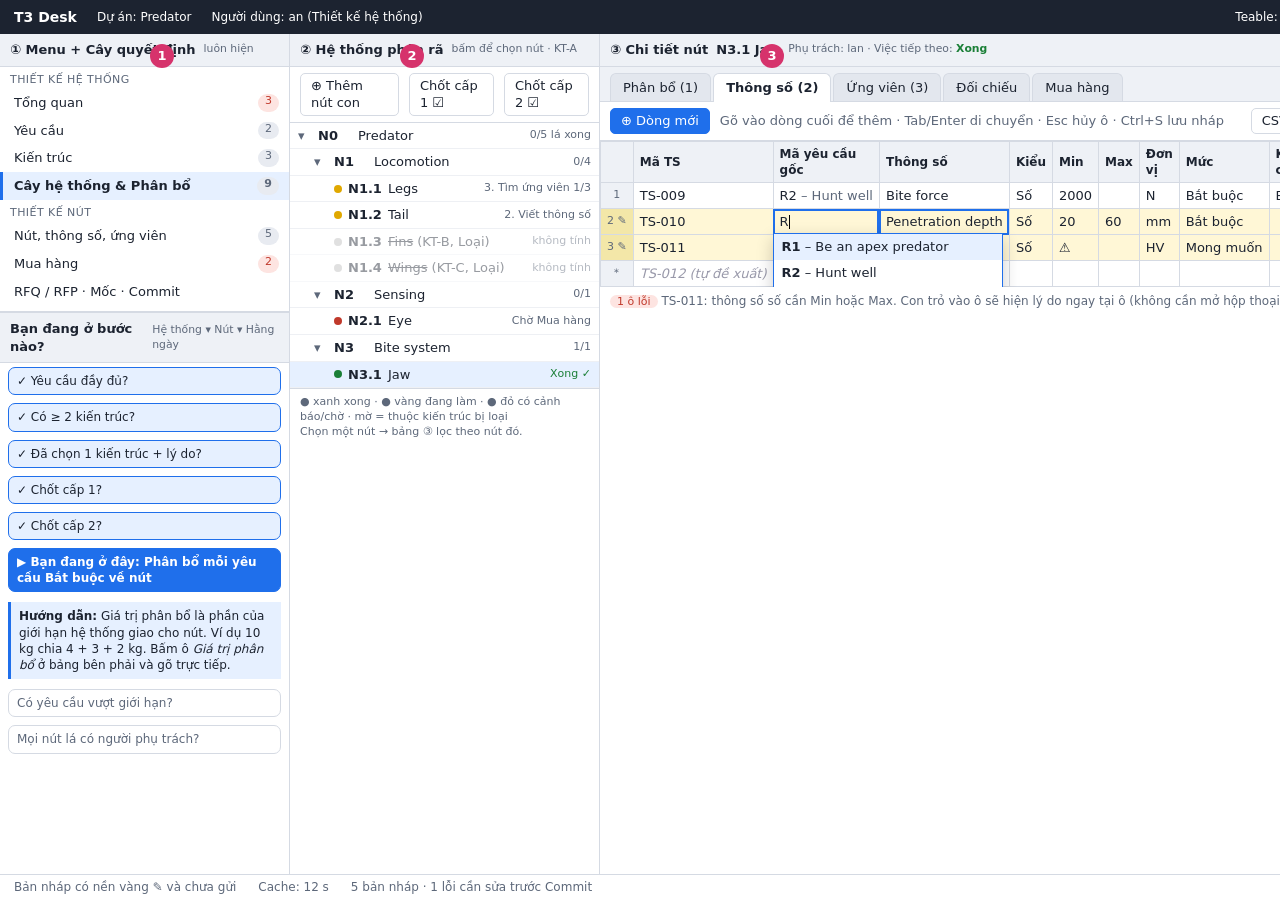
<file: docs/mockups/workspace-4-pane.html>
<!doctype html>
<html lang="vi"><head><meta charset="utf-8"><title>T3 Desk - 4-pane workspace (mockup)</title>
<style>
:root{--bg:#f3f5f8;--panel:#fff;--ink:#1c2330;--muted:#5d687a;--line:#d5dae3;--accent:#1f6feb;--on:#e6f0ff;--draft:#fff7d6;--warn:#c0392b;--ok:#1a7f37;--head:#eef1f6}
*{box-sizing:border-box}body{margin:0;font:13px/1.35 "Segoe UI",system-ui,sans-serif;color:var(--ink);background:var(--bg);width:1600px;height:900px;display:flex;flex-direction:column}
#top{height:34px;background:#1c2330;color:#fff;display:flex;align-items:center;padding:0 14px;gap:20px;font-size:12px}
#top b{font-size:14px}#top .sp{flex:1}
#main{flex:1;display:grid;grid-template-columns:290px 310px 1fr 290px;min-height:0}
.pane{background:var(--panel);border-right:1px solid var(--line);display:flex;flex-direction:column;min-height:0;overflow:hidden}
.ph{padding:7px 10px;border-bottom:1px solid var(--line);font-weight:600;background:var(--head);display:flex;gap:8px;align-items:center}
.ph small{font-weight:400;color:var(--muted)}
.n1{padding:6px 10px 2px;color:var(--muted);font-size:11px;text-transform:uppercase;letter-spacing:.04em}
.mi{padding:5px 10px 5px 14px;display:flex;justify-content:space-between;cursor:pointer}.mi.sel{background:var(--on);border-left:3px solid var(--accent);padding-left:11px;font-weight:600}
.badge{background:#e8ebf1;border-radius:9px;padding:0 7px;font-size:11px;color:var(--muted)}.badge.r{background:#fde4e1;color:var(--warn)}
.tree{border-top:2px solid var(--line);margin-top:6px;flex:1;min-height:0;overflow:hidden;display:flex;flex-direction:column}
.q{margin:4px 8px;padding:5px 8px;border:1px solid var(--line);border-radius:7px;font-size:12px;color:var(--muted)}.q.on{background:var(--on);border-color:var(--accent);color:var(--ink)}
.q.here{background:var(--accent);color:#fff;font-weight:600;border-color:var(--accent)}
.help{margin:6px 8px;padding:6px 8px;border-left:3px solid var(--accent);background:var(--on);font-size:12px}
/* SBS tree */
.row{display:flex;align-items:center;padding:4px 8px;border-bottom:1px solid #eef0f4;gap:6px;cursor:pointer}.row.sel{background:var(--on)}
.tw{width:14px;color:var(--muted)}.code{font-weight:700;min-width:34px}.nm{flex:1}.nx{font-size:11px;color:var(--muted)}
.done{color:var(--ok)}.dot{width:8px;height:8px;border-radius:50%;background:#bbb;display:inline-block}.dot.g{background:var(--ok)}.dot.y{background:#e0a800}.dot.r{background:var(--warn)}
.legend{padding:6px 10px;font-size:11px;color:var(--muted);border-top:1px solid var(--line)}
/* excel */
.tabs{display:flex;gap:2px;padding:6px 10px 0;background:var(--head);border-bottom:1px solid var(--line)}
.tab{padding:5px 12px;border:1px solid var(--line);border-bottom:none;border-radius:6px 6px 0 0;background:#e3e7ee;cursor:pointer}.tab.on{background:#fff;font-weight:600;margin-bottom:-1px}
.bar{padding:6px 10px;display:flex;gap:10px;align-items:center;border-bottom:1px solid var(--line)}.bar .sp{flex:1}
.btn{border:1px solid var(--line);background:#fff;border-radius:5px;padding:3px 10px}.btn.p{background:var(--accent);color:#fff;border-color:var(--accent)}
table{border-collapse:collapse;width:100%;background:#fff}
th{background:var(--head);border:1px solid var(--line);padding:4px 6px;text-align:left;font-weight:600;position:sticky;top:0;font-size:12px}
td{border:1px solid var(--line);padding:3px 6px;height:26px;white-space:nowrap}
td.rn{background:var(--head);color:var(--muted);text-align:center;width:30px;font-size:11px}
tr.draft td{background:var(--draft)}tr.draft td.rn{background:#f3e7a8}
td.edit{outline:2px solid var(--accent);outline-offset:-2px;background:#fff;position:relative}
td.edit .cur{display:inline-block;width:1px;height:14px;background:#000;vertical-align:middle}
td.sel{outline:2px solid var(--accent);outline-offset:-2px}
td.ref{color:var(--ink)}td.ref i{font-style:normal;color:var(--muted)}
td.err{background:#fde4e1}td.new{color:#99a;font-style:italic}
.dd{position:absolute;left:-1px;top:24px;width:230px;background:#fff;border:1px solid var(--accent);box-shadow:0 6px 16px rgba(0,0,0,.2);z-index:5;font-style:normal;color:var(--ink)}
.dd div{padding:4px 8px}.dd div.h{background:var(--on)}
.cmp{padding:6px 10px;font-size:12px;color:var(--muted)}
.detail{padding:8px 12px;border-top:2px solid var(--line);background:#fafbfd;font-size:12px}
.detail h4{margin:0 0 4px}.chip{display:inline-block;border:1px solid var(--line);border-radius:12px;padding:1px 8px;margin:2px;background:#fff}.chip.bad{border-color:var(--warn);color:var(--warn)}
#status{height:26px;background:#fff;border-top:1px solid var(--line);display:flex;gap:22px;align-items:center;padding:0 14px;font-size:12px;color:var(--muted)}
.note{position:absolute;background:#111;color:#fff;border-radius:6px;padding:4px 9px;font-size:12px;z-index:9}
.num{position:absolute;width:24px;height:24px;border-radius:50%;background:#d6336c;color:#fff;font-weight:700;display:flex;align-items:center;justify-content:center;z-index:9}
</style></head><body>
<div id="top"><b>T3 Desk</b><span>Dự án: Predator</span><span>Người dùng: an (Thiết kế hệ thống)</span><span class="sp"></span><span>Teable: ● online</span><span>Bản nháp: 5</span><button class="btn p">Commit (Ctrl+Enter)</button></div>
<div id="main">

<!-- PANE 1: menu + decision tree merged -->
<div class="pane" style="position:relative">
 <div class="ph">① Menu + Cây quyết định <small>luôn hiện</small></div>
 <div class="n1">Thiết kế hệ thống</div>
 <div class="mi">Tổng quan <span class="badge r">3</span></div>
 <div class="mi">Yêu cầu <span class="badge">2</span></div>
 <div class="mi">Kiến trúc <span class="badge">3</span></div>
 <div class="mi sel">Cây hệ thống &amp; Phân bổ <span class="badge">9</span></div>
 <div class="n1">Thiết kế nút</div>
 <div class="mi">Nút, thông số, ứng viên <span class="badge">5</span></div>
 <div class="mi">Mua hàng <span class="badge r">2</span></div>
 <div class="mi">RFQ / RFP · Mốc · Commit</div>
 <div class="tree">
  <div class="ph" style="border-top:0">Bạn đang ở bước nào? <small>Hệ thống ▾ Nút ▾ Hằng ngày</small></div>
  <div class="q on">✓ Yêu cầu đầy đủ?</div><div class="q on">✓ Có ≥ 2 kiến trúc?</div><div class="q on">✓ Đã chọn 1 kiến trúc + lý do?</div><div class="q on">✓ Chốt cấp 1?</div><div class="q on">✓ Chốt cấp 2?</div>
  <div class="q here">▶ Bạn đang ở đây: Phân bổ mỗi yêu cầu Bắt buộc về nút</div>
  <div class="help"><b>Hướng dẫn:</b> Giá trị phân bổ là phần của giới hạn hệ thống giao cho nút. Ví dụ 10 kg chia 4 + 3 + 2 kg. Bấm ô <i>Giá trị phân bổ</i> ở bảng bên phải và gõ trực tiếp.</div>
  <div class="q">Có yêu cầu vượt giới hạn?</div><div class="q">Mọi nút lá có người phụ trách?</div>
 </div>
</div>

<!-- PANE 2: hierarchy / system breakdown chart -->
<div class="pane" style="position:relative">
 <div class="ph">② Hệ thống phân rã <small>bấm để chọn nút · KT-A</small></div>
 <div class="bar"><span class="btn">⊕ Thêm nút con</span><span class="btn">Chốt cấp 1 ☑</span><span class="btn">Chốt cấp 2 ☑</span></div>
 <div class="row"><span class="tw">▾</span><span class="code">N0</span><span class="nm">Predator</span><span class="nx">0/5 lá xong</span></div>
 <div class="row" style="padding-left:24px"><span class="tw">▾</span><span class="code">N1</span><span class="nm">Locomotion</span><span class="nx">0/4</span></div>
 <div class="row" style="padding-left:44px"><span class="dot y"></span><span class="code">N1.1</span><span class="nm">Legs</span><span class="nx">3. Tìm ứng viên 1/3</span></div>
 <div class="row" style="padding-left:44px"><span class="dot y"></span><span class="code">N1.2</span><span class="nm">Tail</span><span class="nx">2. Viết thông số</span></div>
 <div class="row" style="padding-left:44px;opacity:.45"><span class="dot"></span><span class="code">N1.3</span><span class="nm"><s>Fins</s> (KT-B, Loại)</span><span class="nx">không tính</span></div>
 <div class="row" style="padding-left:44px;opacity:.45"><span class="dot"></span><span class="code">N1.4</span><span class="nm"><s>Wings</s> (KT-C, Loại)</span><span class="nx">không tính</span></div>
 <div class="row" style="padding-left:24px"><span class="tw">▾</span><span class="code">N2</span><span class="nm">Sensing</span><span class="nx">0/1</span></div>
 <div class="row" style="padding-left:44px"><span class="dot r"></span><span class="code">N2.1</span><span class="nm">Eye</span><span class="nx">Chờ Mua hàng</span></div>
 <div class="row" style="padding-left:24px"><span class="tw">▾</span><span class="code">N3</span><span class="nm">Bite system</span><span class="nx">1/1</span></div>
 <div class="row sel" style="padding-left:44px"><span class="dot g"></span><span class="code">N3.1</span><span class="nm">Jaw</span><span class="nx done">Xong ✓</span></div>
 <div class="legend">● xanh xong · ● vàng đang làm · ● đỏ có cảnh báo/chờ · mờ = thuộc kiến trúc bị loại<br>Chọn một nút → bảng ③ lọc theo nút đó.</div>
</div>

<!-- PANES 3+4: detail (excel) -->
<div class="pane" style="position:relative">
 <div class="ph">③ Chi tiết nút <b>N3.1 Jaw</b> <small>Phụ trách: lan · Việc tiếp theo: <b class="done">Xong</b></small></div>
 <div class="tabs"><span class="tab">Phân bổ (1)</span><span class="tab on">Thông số (2)</span><span class="tab">Ứng viên (3)</span><span class="tab">Đối chiếu</span><span class="tab">Mua hàng</span></div>
 <div class="bar"><span class="btn p">⊕ Dòng mới</span><span style="color:var(--muted)">Gõ vào dòng cuối để thêm · Tab/Enter di chuyển · Esc hủy ô · Ctrl+S lưu nháp</span><span class="sp"></span><span class="btn">CSV</span></div>
 <div style="overflow:hidden">
 <table>
  <tr><th></th><th>Mã TS</th><th>Mã yêu cầu gốc</th><th>Thông số</th><th>Kiểu</th><th>Min</th><th>Max</th><th>Đơn vị</th><th>Mức</th><th>Kiểm chứng</th></tr>
  <tr><td class="rn">1</td><td>TS-009</td><td class="ref">R2 <i>– Hunt well</i></td><td>Bite force</td><td>Số</td><td>2000</td><td></td><td>N</td><td>Bắt buộc</td><td>Bite rig</td></tr>
  <tr class="draft"><td class="rn">2 ✎</td><td>TS-010</td><td class="edit ref">R<span class="cur"></span><div class="dd"><div class="h"><b>R1</b> – Be an apex predator</div><div><b>R2</b> – Hunt well</div><div style="color:var(--muted)">Dẫn xuất</div></div></td><td class="sel">Penetration depth</td><td>Số</td><td>20</td><td>60</td><td>mm</td><td>Bắt buộc</td><td></td></tr>
  <tr class="draft"><td class="rn">3 ✎</td><td>TS-011</td><td>Dẫn xuất</td><td>Tooth hardness</td><td>Số</td><td class="err">⚠</td><td class="err"></td><td>HV</td><td>Mong muốn</td><td></td></tr>
  <tr><td class="rn">＊</td><td class="new">TS-012 (tự đề xuất)</td><td class="new">chọn…</td><td class="new">gõ để thêm</td><td></td><td></td><td></td><td></td><td></td><td></td></tr>
 </table>
 </div>
 <div class="cmp"><span class="badge r">1 ô lỗi</span> TS-011: thông số số cần Min hoặc Max. Con trỏ vào ô sẽ hiện lý do ngay tại ô (không cần mở hộp thoại).</div>

</div>
<div class="pane" style="border-right:0;position:relative">
 <div class="ph">④ Ngữ cảnh &amp; trợ giúp <small>dòng đang chọn: TS-010</small></div>
 <div class="detail" style="flex:1;border-top:0">
  Yêu cầu gốc <b>R2 Hunt well</b><br><span style="color:var(--muted)">Tiêu chí: tỷ lệ bắt mồi ≥ 60 % / 100 lần săn.</span><br><br>
  Phân bổ cho nút:<br><span class="chip">PB-008 R2 · Mỗi nút phải đạt</span><br><br>
  Ứng viên đã đối chiếu:<br><span class="chip">UV-001 ✓ 35 mm</span><span class="chip">UV-002 ✓ 28 mm</span><span class="chip bad">UV-003 ✗ 12 mm</span><br><br>
  Cảnh báo của dòng:<br><span class="chip bad">TS-011 thiếu Min/Max</span><br><br>
  <div class="help" style="margin:0"><b>Cách điền:</b> Min/Max kèm đơn vị, mức (Bắt buộc/Mong muốn), mã yêu cầu gốc (hoặc Dẫn xuất), cách kiểm chứng.</div>
  <br><b>Từ điển</b> <span style="color:var(--muted)">Giá trị phân bổ · RSS · Phương án…</span>
  <div style="border-top:2px solid var(--line);margin:10px -12px 0;padding:8px 12px 0">
   <b>Ghi chú về TS-010</b> <span class="badge">3</span>
   <div style="border:1px solid var(--line);border-radius:6px;background:#fff;padding:5px 7px;margin:6px 0"><b>binh</b> <span style="color:var(--muted)">· 07/10 14:02</span><br><b>Độ sâu</b> lấy theo <i>datasheet UV-001</i>, cần <code>≥ 20 mm</code>.<br>- hỏi lại nhà cung cấp</div>
   <div style="border:1px solid var(--line);border-radius:6px;background:#fff;padding:5px 7px;margin:6px 0"><b>an</b> <span style="color:var(--muted)">· 07/10 15:30 · đã sửa</span><br>OK, giữ 20 mm. Xem R2.</div>
   <div style="border:1px solid var(--accent);border-radius:6px;background:#fff;margin:6px 0">
    <div style="padding:3px 7px;border-bottom:1px solid var(--line);color:var(--muted);font-size:11px">Người viết: <b>an</b> · Markdown &nbsp; <b>B</b> <i>I</i> • &lt;/&gt; 🔗 &nbsp;|&nbsp; Soạn · <u>Xem trước</u></div>
    <div style="padding:5px 7px;min-height:44px;color:#333">Cần kiểm tra **độ sâu** ở nhiệt độ thấp.<span class="cur"></span></div>
    <div style="padding:3px 7px;text-align:right"><span class="btn p">Lưu ghi chú nháp</span></div></div>
  </div>
  <div style="border:1px dashed #8a63d2;border-radius:6px;margin:10px 0 0;padding:6px 8px;background:#f6f1ff">
   <b style="color:#5b34b0">Trợ lý Hermes</b> <span class="badge">chưa kết nối</span><br>
   <span style="color:var(--muted)">Dòng đang chọn và ghi chú sẽ gửi đi sau khi bạn xem trước nội dung và máy chủ đích.</span>
   <div style="margin:5px 0"><span class="btn" style="opacity:.6">🔎 Tìm ứng viên</span> <span class="btn" style="opacity:.6">✎ Gợi ý thông số</span> <span class="btn" style="opacity:.6">Tra cứu bối cảnh</span></div>
   <div style="border:1px solid #cdbbf0;border-radius:5px;background:#fff;padding:4px 6px;color:#999">Hỏi trợ lý… (chưa bật)</div>
  </div>
 </div>
</div>
</div>
<div id="status"><span>Bản nháp có nền vàng ✎ và chưa gửi</span><span>Cache: 12 s</span><span>5 bản nháp · 1 lỗi cần sửa trước Commit</span></div>

<div class="num" style="left:150px;top:44px">1</div>
<div class="num" style="left:400px;top:44px">2</div>
<div class="num" style="left:760px;top:44px">3</div>
<div class="num" style="left:1330px;top:44px">4</div>
</body></html>
</file>
